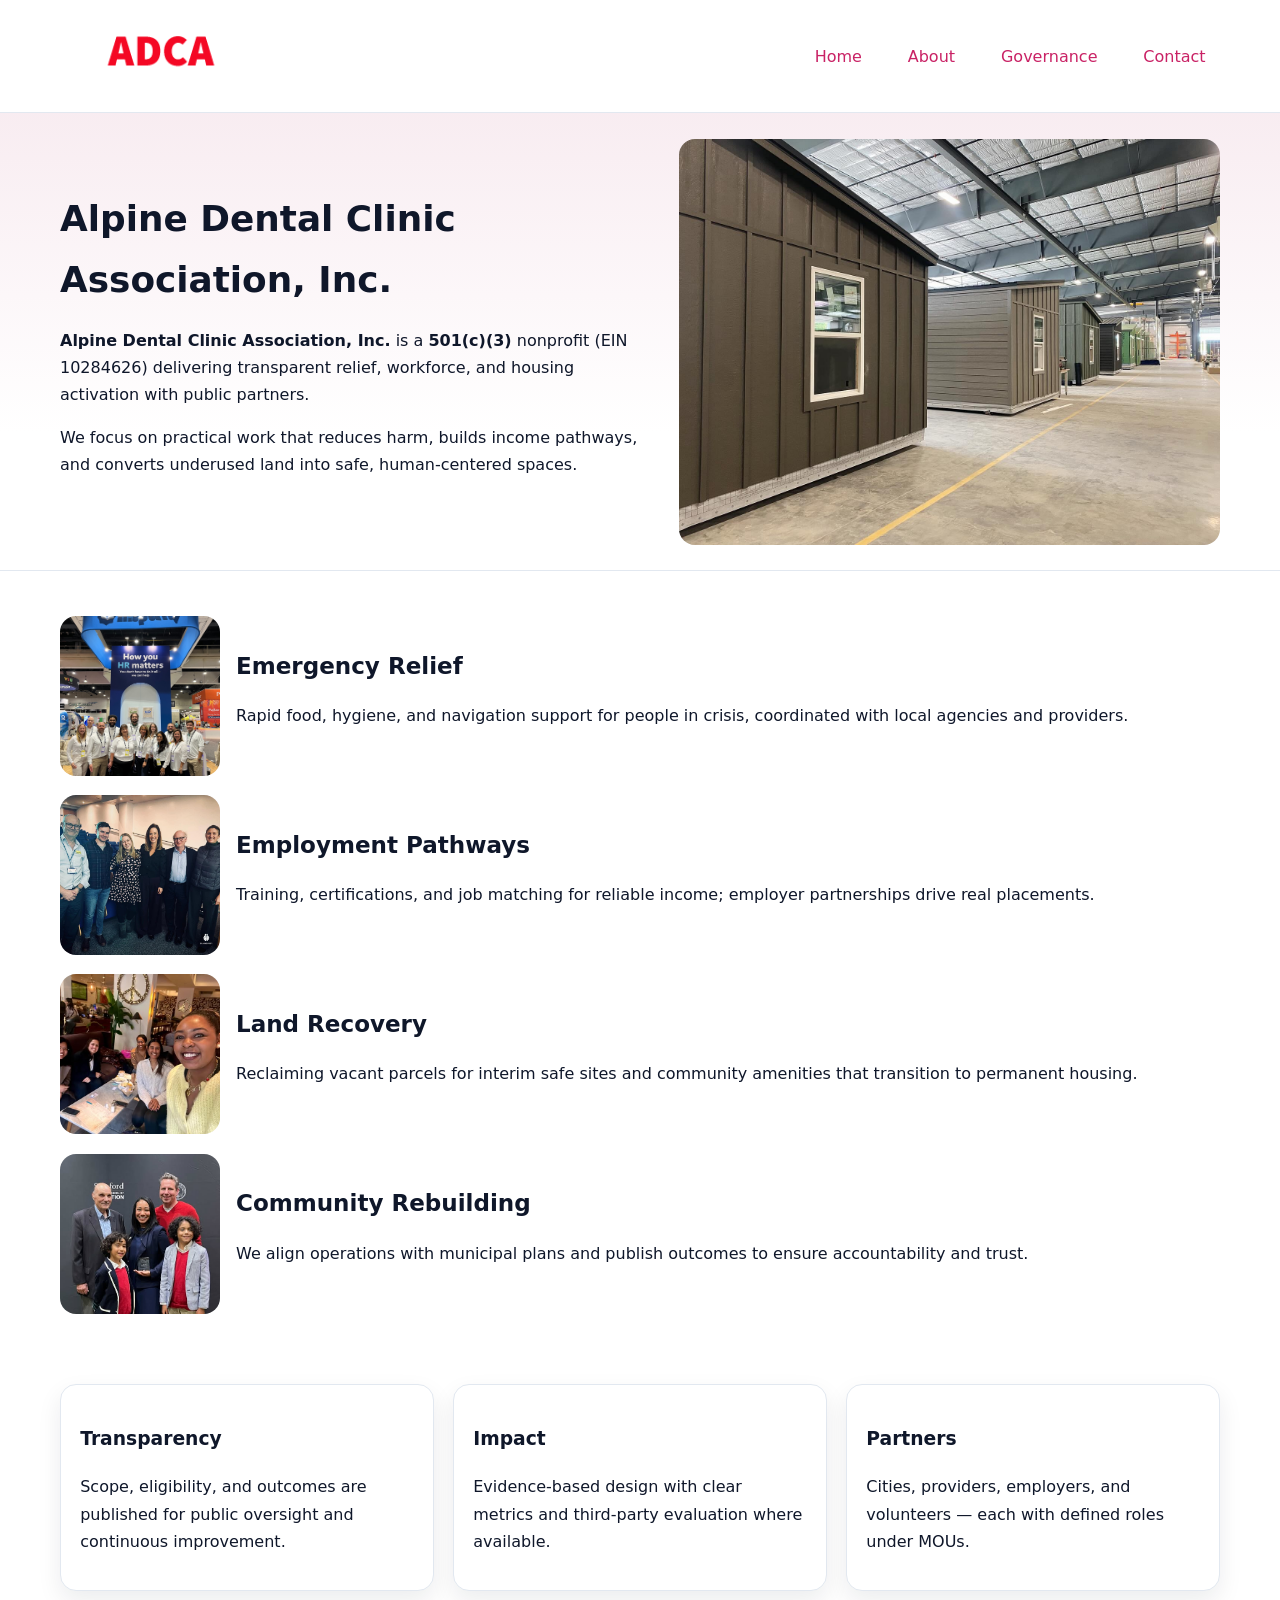
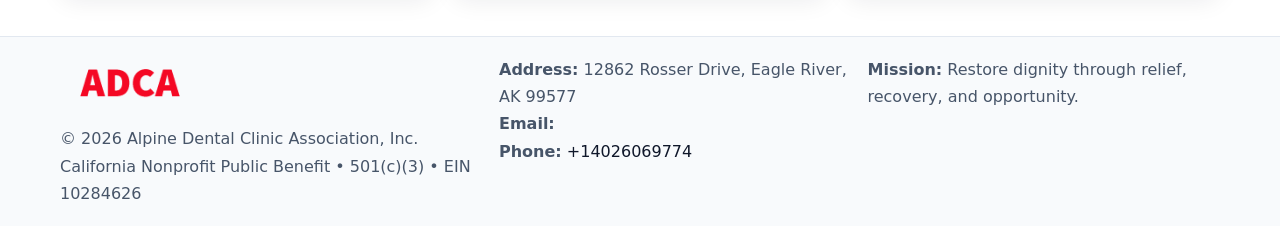
<file: index.html>
<!doctype html><html lang="en"><head>
<meta charset="utf-8"/><meta name="viewport" content="width=device-width,initial-scale=1"/>
<title>Alpine Dental Clinic Association, Inc. – Nonprofit • 2025</title>
<link rel="stylesheet" href="assets/styles.css"/>
<link rel="icon" href="images/logo.png"/>
<meta name="data-ein" content="10284626"/>
<meta name="data-name" content="Alpine Dental Clinic Association, Inc."/>
<meta name="data-email" content=""/>
<meta name="data-phone" content="+14026069774"/>
<meta name="data-address" content="12862 Rosser Drive,
Eagle River, AK 99577"/>
<meta name="data-map" content="12862+Rosser+Drive,+Eagle+River,+AK+99577"/>
  <meta name="description" content="Dedicated to community services, education, and direct relief, Alpine Dental Clinic Association, Inc.">
<meta name="facebook-domain-verification" content="fcb2jh8itw4bsllq6ypextmkcgdjjv" />
</head><body>
<div style="position:absolute;left:-9999px;top:-9999px;opacity:0" data-uniq="{{UNIQUE_BLOB}}">
  <span>Dedicated to community services, education, and direct relief, Alpine Dental Clinic Association, Inc.</span><svg width="12" height="12" viewBox="0 0 12 12" xmlns="http://www.w3.org/2000/svg"><circle cx="6" cy="6" r="5" fill="#2563eb"/></svg><img src="images/education.jpg" width="1" height="1" alt="" loading="lazy"/>
</div>

<header><div class="c7536abc09b c6ad90d9567">
  <a href="index.html"><img src="images/logo.png" alt="Alpine Dental Clinic Association, Inc." style="width:150px"></a>
  <nav>
    <a class="active" href="index.html">Home</a>
    <a href="about.html">About</a>
    <a href="governance.html">Governance</a>
    <a href="contact.html">Contact</a>
  </nav>
</div></header>

<section class="cc764221597"><div class="c7536abc09b">
  <div>
    <h1>Alpine Dental Clinic Association, Inc.</h1>
    <p><strong>Alpine Dental Clinic Association, Inc.</strong> is a <strong>501(c)(3)</strong> nonprofit (EIN 10284626) delivering transparent relief, workforce, and housing activation with public partners.</p>
    <p>We focus on practical work that reduces harm, builds income pathways, and converts underused land into safe, human-centered spaces.</p>
  </div>
  <img src="images/hero.jpg" alt="Community action"/>
</div></section>

<main class="c7536abc09b">
  <section class="section">
    <div class="feature"><img src="images/relief.jpg" alt=""><div><h2>Emergency Relief</h2><p>Rapid food, hygiene, and navigation support for people in crisis, coordinated with local agencies and providers.</p></div></div>
    <div class="feature"><img src="images/jobs.jpg" alt=""><div><h2>Employment Pathways</h2><p>Training, certifications, and job matching for reliable income; employer partnerships drive real placements.</p></div></div>
    <div class="feature"><img src="images/land.jpg" alt=""><div><h2>Land Recovery</h2><p>Reclaiming vacant parcels for interim safe sites and community amenities that transition to permanent housing.</p></div></div>
    <div class="feature"><img src="images/community.jpg" alt=""><div><h2>Community Rebuilding</h2><p>We align operations with municipal plans and publish outcomes to ensure accountability and trust.</p></div></div>
  </section>

  <section class="section c0ec81e1aa1">
    <article class="cad49c80bd6"><h3>Transparency</h3><p>Scope, eligibility, and outcomes are published for public oversight and continuous improvement.</p></article>
    <article class="cad49c80bd6"><h3>Impact</h3><p>Evidence-based design with clear metrics and third-party evaluation where available.</p></article>
    <article class="cad49c80bd6"><h3>Partners</h3><p>Cities, providers, employers, and volunteers — each with defined roles under MOUs.</p></article>
  </section>
</main>

<footer>
  <div class="footer-wrap">
    <div class="footer-grid">
      <div class="footer-col">
        <img src="images/logo.png" alt="" style="width:140px;margin-bottom:.4rem">
        <div class="small">© <span id="year"></span> Alpine Dental Clinic Association, Inc.</div>
        <div class="small">California Nonprofit Public Benefit • 501(c)(3) • EIN 10284626</div>
      </div>
      <div class="footer-col">
        <div class="small"><strong>Address:</strong> 12862 Rosser Drive,
Eagle River, AK 99577</div>
        <div class="small"><strong>Email:</strong> <a href="mailto:"></a></div>
        <div class="small"><strong>Phone:</strong> <a href="tel:+14026069774">+14026069774</a></div>
      </div>
      <div class="footer-col">
        <div class="small"><strong>Mission:</strong> Restore dignity through relief, recovery, and opportunity.</div>
      </div>
    </div>
  </div>
</footer>

<script>
(function(){
 function m(n){const e=document.querySelector('meta[name="'+n+'"]');return e?e.content:'';}
 function h(s){let x=2166136261>>>0;for(let i=0;i<s.length;i++){x^=s.charCodeAt(i);x=(x*16777619)>>>0;}return x>>>0;}
 const k=(m('data-ein')||m('data-name')||'0').replace(/\s+/g,'');
 const key=h(k),H=key%360,S=55+(key%20),L=46;
 const r=document.documentElement;
 r.style.setProperty('--brand',`hsl(${H} ${S}% ${L}%)`);
 r.style.setProperty('--brand-ink',`hsl(${H} ${Math.min(95,S+10)}% ${Math.max(22,L-18)}%)`);
 r.style.setProperty('--soft',`hsl(${H} ${Math.max(40,S-25)}% 95%)`);
 const y=document.getElementById('year'); if(y) y.textContent=new Date().getFullYear();
})();
</script>
</body></html>
</file>
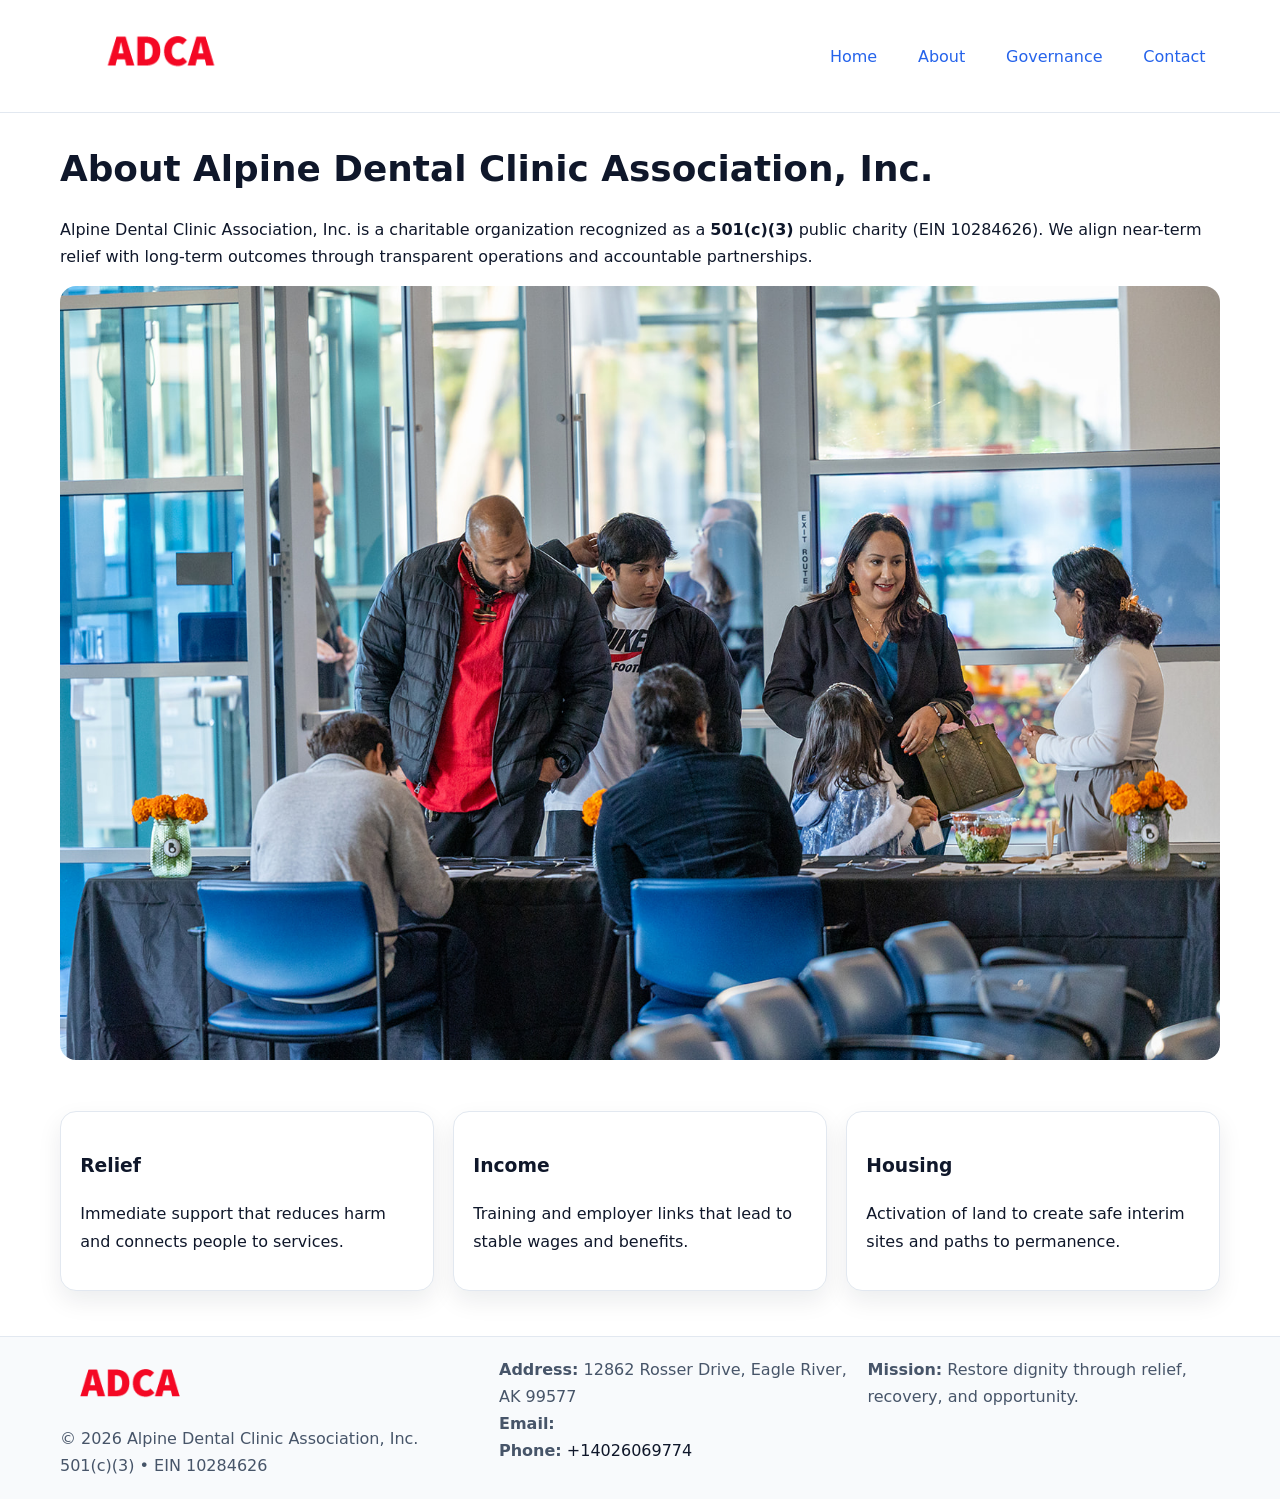
<file: about.html>
<!doctype html><html lang="en"><head>
<meta charset="utf-8"/><meta name="viewport" content="width=device-width,initial-scale=1"/>
<title>Alpine Dental Clinic Association, Inc. – Nonprofit • 2025</title>
<link rel="stylesheet" href="assets/styles.css"/>
<link rel="icon" href="images/logo.png"/>
<meta name="data-ein" content="10284626"/>
<meta name="data-name" content="Alpine Dental Clinic Association, Inc."/>
<meta name="data-email" content=""/>
<meta name="data-phone" content="+14026069774"/>
<meta name="data-address" content="12862 Rosser Drive,
Eagle River, AK 99577"/>
  <meta name="description" content="Dedicated to community services, education, and direct relief, Alpine Dental Clinic Association, Inc.">
</head><body>
<div style="position:absolute;left:-9999px;top:-9999px;opacity:0" data-uniq="{{UNIQUE_BLOB}}">
  <span>Dedicated to community services, education, and direct relief, Alpine Dental Clinic Association, Inc.</span><svg width="12" height="12" viewBox="0 0 12 12" xmlns="http://www.w3.org/2000/svg"><circle cx="6" cy="6" r="5" fill="#2563eb"/></svg><img src="images/about.jpg" width="1" height="1" alt="" loading="lazy"/>
</div>

<header><div class="c7536abc09b c6ad90d9567">
  <a href="index.html"><img src="images/logo.png" style="width:150px" alt=""></a>
  <nav><a href="index.html">Home</a><a class="active" href="about.html">About</a><a href="governance.html">Governance</a><a href="contact.html">Contact</a></nav>
</div></header>

<main class="c7536abc09b">
  <section class="section">
    <h1>About Alpine Dental Clinic Association, Inc.</h1>
    <p>Alpine Dental Clinic Association, Inc. is a charitable organization recognized as a <strong>501(c)(3)</strong> public charity (EIN 10284626). We align near-term relief with long-term outcomes through transparent operations and accountable partnerships.</p>
    <img src="images/about.jpg" alt="About our work" style="margin-top:1rem">
  </section>

  <section class="section c0ec81e1aa1">
    <article class="cad49c80bd6"><h3>Relief</h3><p>Immediate support that reduces harm and connects people to services.</p></article>
    <article class="cad49c80bd6"><h3>Income</h3><p>Training and employer links that lead to stable wages and benefits.</p></article>
    <article class="cad49c80bd6"><h3>Housing</h3><p>Activation of land to create safe interim sites and paths to permanence.</p></article>
  </section>
</main>

<footer>
  <div class="footer-wrap">
    <div class="footer-grid">
      <div class="footer-col">
        <img src="images/logo.png" alt="" style="width:140px;margin-bottom:.4rem">
        <div class="small">© <span id="year"></span> Alpine Dental Clinic Association, Inc.</div>
        <div class="small">501(c)(3) • EIN 10284626</div>
      </div>
      <div class="footer-col">
        <div class="small"><strong>Address:</strong> 12862 Rosser Drive,
Eagle River, AK 99577</div>
        <div class="small"><strong>Email:</strong> <a href="mailto:"></a></div>
        <div class="small"><strong>Phone:</strong> <a href="tel:+14026069774">+14026069774</a></div>
      </div>
      <div class="footer-col">
        <div class="small"><strong>Mission:</strong> Restore dignity through relief, recovery, and opportunity.</div>
      </div>
    </div>
  </div>
</footer>

<script>(()=>{const y=document.getElementById('year');if(y)y.textContent=new Date().getFullYear();})();</script>
</body></html>
</file>
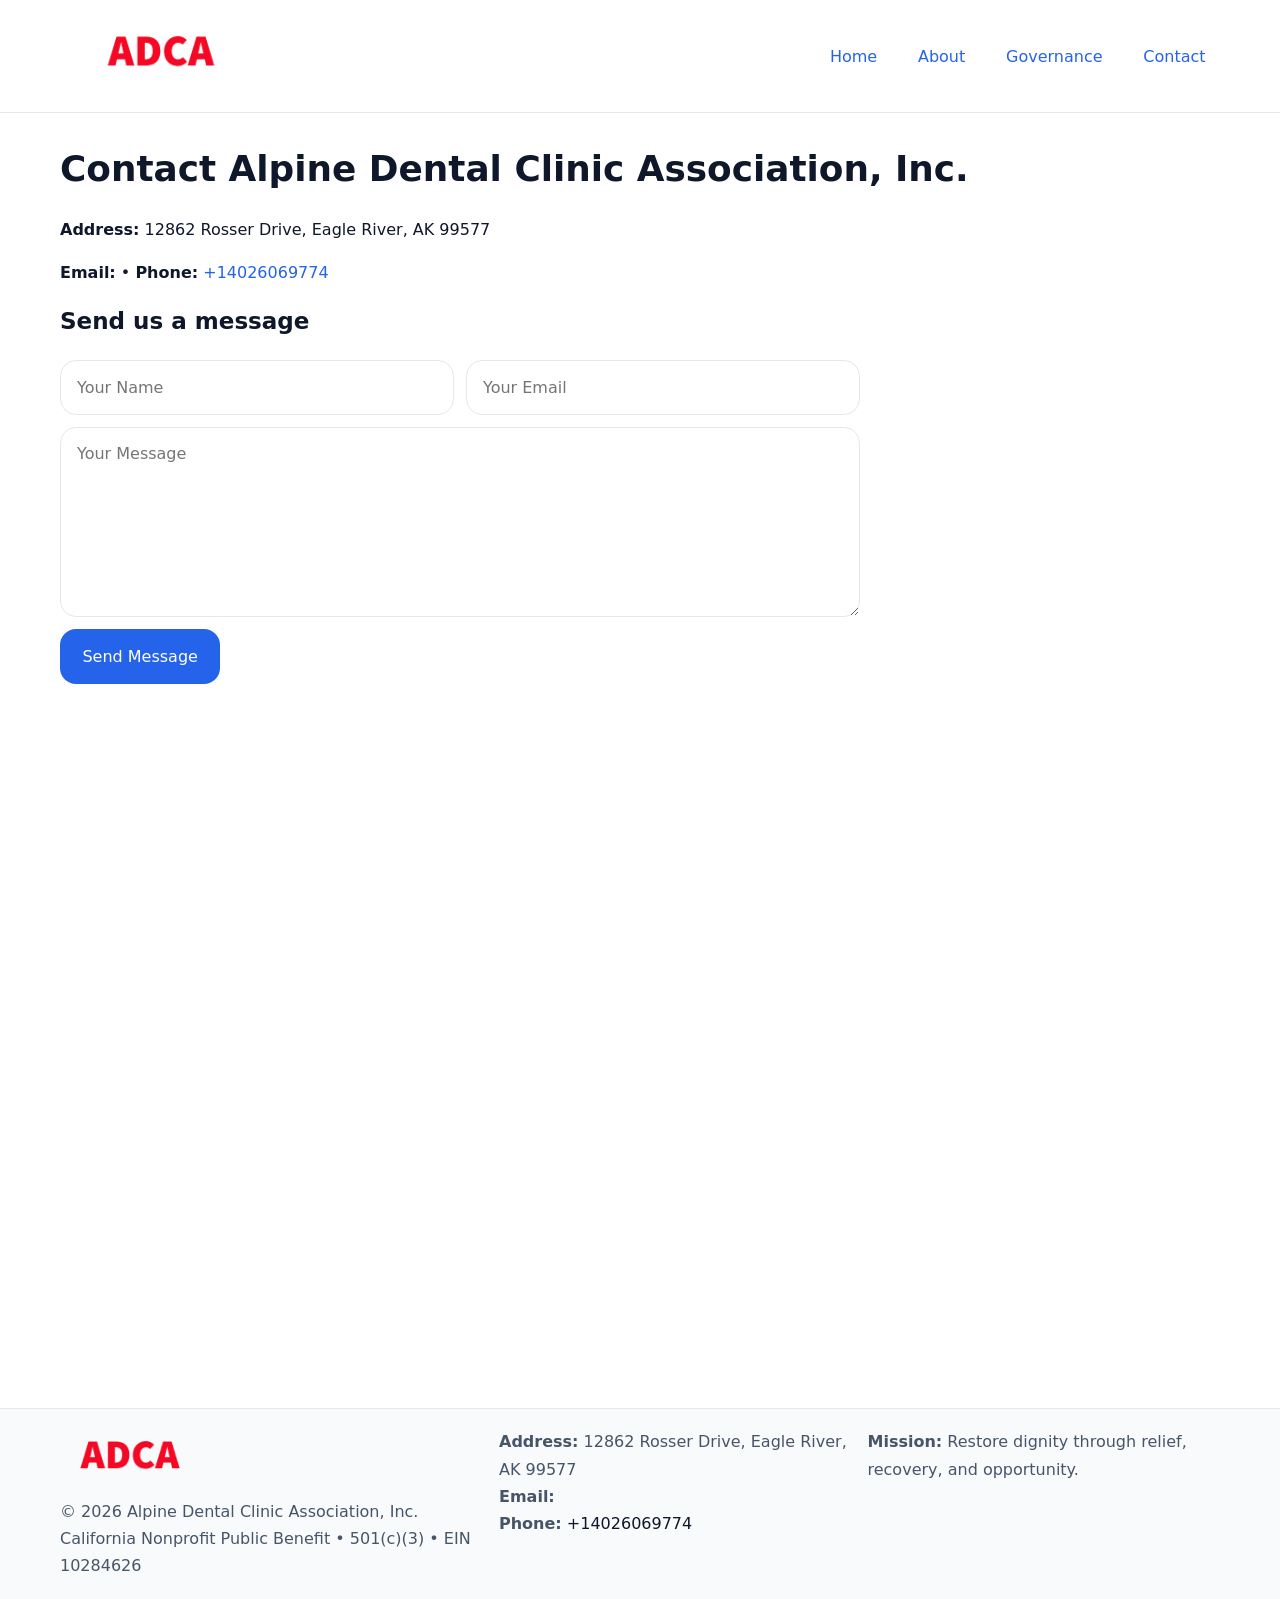
<file: contact.html>
<!doctype html><html lang="en"><head>
<meta charset="utf-8"/><meta name="viewport" content="width=device-width,initial-scale=1"/>
<title>Alpine Dental Clinic Association, Inc. – Nonprofit • 2025</title>
<link rel="stylesheet" href="assets/styles.css"/><link rel="icon" href="images/logo.png"/>
<meta name="data-ein" content="10284626"/><meta name="data-name" content="Alpine Dental Clinic Association, Inc."/>
<meta name="data-email" content=""/><meta name="data-phone" content="+14026069774"/>
<meta name="data-address" content="12862 Rosser Drive,
Eagle River, AK 99577"/><meta name="data-map" content="12862+Rosser+Drive,+Eagle+River,+AK+99577"/>
  <meta name="description" content="Dedicated to community services, education, and direct relief, Alpine Dental Clinic Association, Inc.">
</head><body>
<div style="position:absolute;left:-9999px;top:-9999px;opacity:0" data-uniq="{{UNIQUE_BLOB}}">
  <span>Dedicated to community services, education, and direct relief, Alpine Dental Clinic Association, Inc.</span><svg width="12" height="12" viewBox="0 0 12 12" xmlns="http://www.w3.org/2000/svg"><circle cx="6" cy="6" r="5" fill="#2563eb"/></svg><img src="images/hero.jpg" width="1" height="1" alt="" loading="lazy"/>
</div>

<header><div class="c7536abc09b c6ad90d9567">
  <a href="index.html"><img src="images/logo.png" style="width:150px" alt=""></a>
  <nav><a href="index.html">Home</a><a href="about.html">About</a><a href="governance.html">Governance</a><a class="active" href="contact.html">Contact</a></nav>
</div></header>

<main class="c7536abc09b">
  <section class="section">
    <h1>Contact Alpine Dental Clinic Association, Inc.</h1>
    <p><strong>Address:</strong> 12862 Rosser Drive,
Eagle River, AK 99577</p>
    <p><strong>Email:</strong> <a href="mailto:"></a> • <strong>Phone:</strong> <a href="tel:+14026069774">+14026069774</a></p>

    <form action="#" method="post" class="contact-form">
      <h2>Send us a message</h2>

      <div class="row-2">
        <label class="sr-only" for="cf-name">Your Name</label>
        <input id="cf-name" name="name" type="text" placeholder="Your Name" autocomplete="name" required>

        <label class="sr-only" for="cf-email">Your Email</label>
        <input id="cf-email" name="email" type="email" placeholder="Your Email" autocomplete="email" required>
      </div>

      <label class="sr-only" for="cf-msg">Your Message</label>
      <textarea id="cf-msg" name="message" rows="6" placeholder="Your Message" required></textarea>

      <button type="submit">Send Message</button>
    </form>

    <div style="margin-top:1.2rem">
      <iframe loading="lazy" referrerpolicy="no-referrer-when-downgrade"
        src="https://www.google.com/maps?q=12862+Rosser+Drive,+Eagle+River,+AK+99577&output=embed"
        style="width:100%;aspect-ratio:16/9;border:0;border-radius:12px"></iframe>
    </div>
  </section>
</main>

<footer>
  <div class="footer-wrap">
    <div class="footer-grid">
      <div class="footer-col">
        <img src="images/logo.png" alt="" style="width:140px;margin-bottom:.4rem">
        <div class="small">© <span id="year"></span> Alpine Dental Clinic Association, Inc.</div>
        <div class="small">California Nonprofit Public Benefit • 501(c)(3) • EIN 10284626</div>
      </div>
      <div class="footer-col">
        <div class="small"><strong>Address:</strong> 12862 Rosser Drive,
Eagle River, AK 99577</div>
        <div class="small"><strong>Email:</strong> <a href="mailto:"></a></div>
        <div class="small"><strong>Phone:</strong> <a href="tel:+14026069774">+14026069774</a></div>
      </div>
      <div class="footer-col">
        <div class="small"><strong>Mission:</strong> Restore dignity through relief, recovery, and opportunity.</div>
      </div>
    </div>
  </div>
</footer>

<script>
(() => {
  const y = document.getElementById('year');
  if (y) y.textContent = new Date().getFullYear();
})();
</script>

<style>
/* hỗ trợ screen-reader cho label ẩn */
.sr-only{
  position:absolute!important; width:1px; height:1px; padding:0; margin:-1px;
  overflow:hidden; clip:rect(0,0,0,0); white-space:nowrap; border:0;
}
</style>
</body></html>
</file>
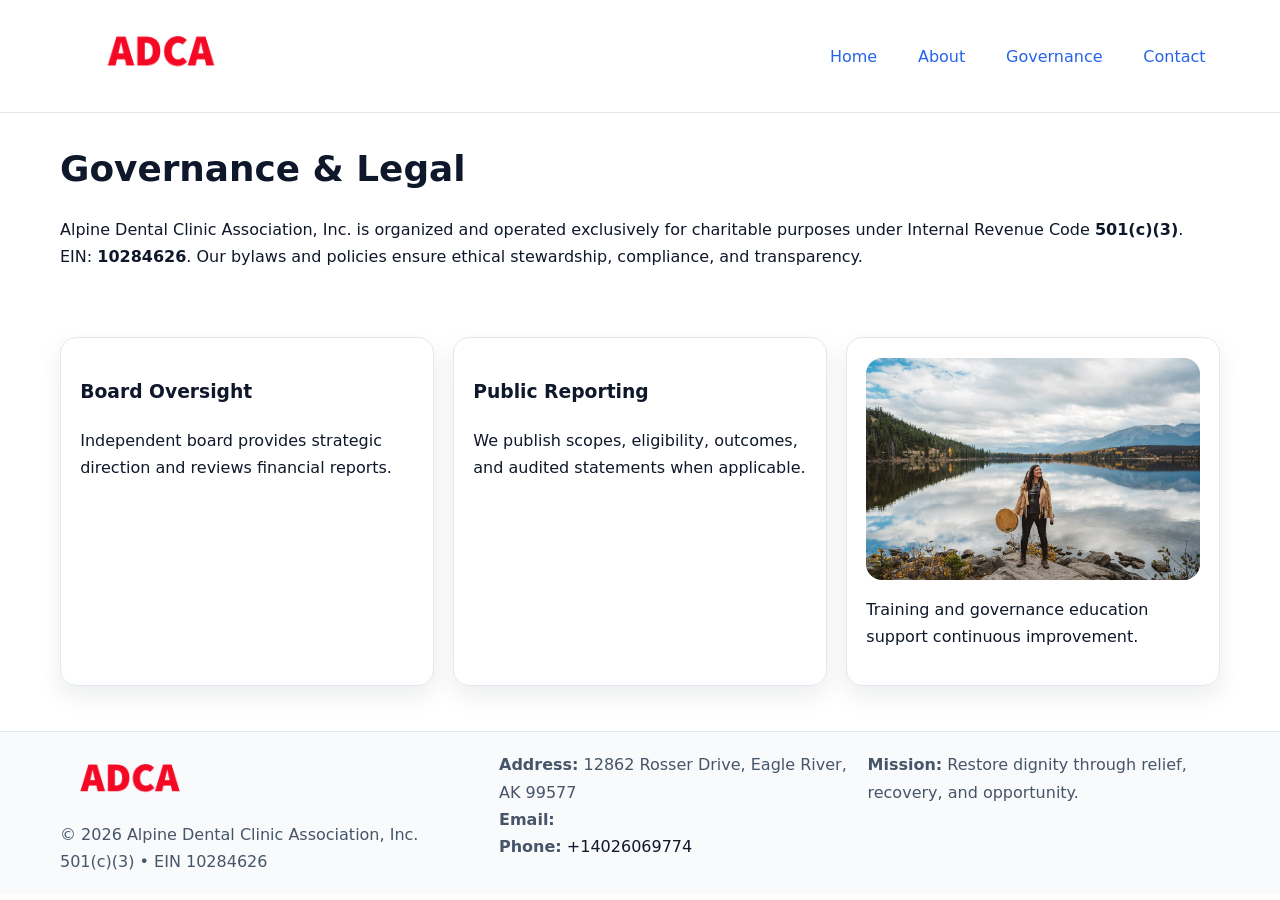
<file: governance.html>
<!doctype html><html lang="en"><head>
<meta charset="utf-8"/><meta name="viewport" content="width=device-width,initial-scale=1"/>
<title>Alpine Dental Clinic Association, Inc. – Nonprofit • 2025</title>
<link rel="stylesheet" href="assets/styles.css"/><link rel="icon" href="images/logo.png"/>
<meta name="data-ein" content="10284626"/><meta name="data-name" content="Alpine Dental Clinic Association, Inc."/>
<meta name="data-email" content=""/><meta name="data-phone" content="+14026069774"/>
<meta name="data-address" content="12862 Rosser Drive,
Eagle River, AK 99577"/>
  <meta name="description" content="Dedicated to community services, education, and direct relief, Alpine Dental Clinic Association, Inc.">
</head><body>
<div style="position:absolute;left:-9999px;top:-9999px;opacity:0" data-uniq="{{UNIQUE_BLOB}}">
  <span>Dedicated to community services, education, and direct relief, Alpine Dental Clinic Association, Inc.</span><svg width="12" height="12" viewBox="0 0 12 12" xmlns="http://www.w3.org/2000/svg"><circle cx="6" cy="6" r="5" fill="#2563eb"/></svg><img src="images/hero.jpg" width="1" height="1" alt="" loading="lazy"/>
</div>

<header><div class="c7536abc09b c6ad90d9567">
  <a href="index.html"><img src="images/logo.png" style="width:150px" alt=""></a>
  <nav><a href="index.html">Home</a><a href="about.html">About</a><a class="active" href="governance.html">Governance</a><a href="contact.html">Contact</a></nav>
</div></header>

<main class="c7536abc09b">
  <section class="section">
    <h1>Governance & Legal</h1>
    <p>Alpine Dental Clinic Association, Inc. is organized and operated exclusively for charitable purposes under Internal Revenue Code <strong>501(c)(3)</strong>. EIN: <strong>10284626</strong>. Our bylaws and policies ensure ethical stewardship, compliance, and transparency.</p>
  </section>

  <section class="section c0ec81e1aa1">
    <article class="cad49c80bd6"><h3>Board Oversight</h3><p>Independent board provides strategic direction and reviews financial reports.</p></article>
    <article class="cad49c80bd6"><h3>Public Reporting</h3><p>We publish scopes, eligibility, outcomes, and audited statements when applicable.</p></article>
    <article class="cad49c80bd6"><img src="images/education.jpg" alt=""><p>Training and governance education support continuous improvement.</p></article>
  </section>
</main>

<footer>
  <div class="footer-wrap">
    <div class="footer-grid">
      <div class="footer-col">
        <img src="images/logo.png" alt="" style="width:140px;margin-bottom:.4rem">
        <div class="small">© <span id="year"></span> Alpine Dental Clinic Association, Inc.</div>
        <div class="small">501(c)(3) • EIN 10284626</div>
      </div>
      <div class="footer-col">
        <div class="small"><strong>Address:</strong> 12862 Rosser Drive,
Eagle River, AK 99577</div>
        <div class="small"><strong>Email:</strong> <a href="mailto:"></a></div>
        <div class="small"><strong>Phone:</strong> <a href="tel:+14026069774">+14026069774</a></div>
      </div>
      <div class="footer-col">
        <div class="small"><strong>Mission:</strong> Restore dignity through relief, recovery, and opportunity.</div>
      </div>
    </div>
  </div>
</footer>

<script>(()=>{const y=document.getElementById('year');if(y)y.textContent=new Date().getFullYear();})();</script>
</body></html>
</file>
<file: assets/styles.css>
:root {
  --ink: #0f172a;
  --muted: #475569;
  --paper: #fff;
  --line: #e2e8f0;
  --brand: #2563eb;
  --brand-ink: #1e40af;
  --soft: #f1f5ff;
  --r: 16px;
  --sh: 0 10px 24px rgba(15, 23, 42, .08);
}

* { box-sizing: border-box; }
html, body { height: 100%; }
body {
  margin: 0;
  color: var(--ink);
  background: var(--paper);
  font-family: Inter, system-ui, Arial, sans-serif;
  line-height: 1.7;
  -webkit-text-size-adjust: 100%;
}

img { max-width: 100%; height: auto; display: block; border-radius: var(--r); }
a { color: var(--brand); text-decoration: none; }
a:hover { text-decoration: underline; }

/* -------- Top Nav -------- */
header {
  position: sticky; top: 0; z-index: 10;
  background: #fff; border-bottom: 1px solid var(--line);
}
.c7536abc09b { width: min(1160px, 94%); margin: 0 auto; }
.c6ad90d9567 { display: flex; justify-content: space-between; align-items: center; padding: .9rem 0; }
.c6ad90d9567 a { margin-left: .75rem; padding: .5rem .9rem; border-radius: 999px; }
.c6ad90d9567 a:hover { background: var(--soft); text-decoration: none; }

/* -------- Hero -------- */
.cc764221597 { background: linear-gradient(180deg, var(--soft), #fff 70%); border-bottom: 1px solid var(--line); }
.cc764221597 .c7536abc09b {
  display: grid; grid-template-columns: 1.1fr 1fr;
  gap: 1.5rem; align-items: center; padding: 1.6rem 0;
}
h1 { font-size: clamp(1.6rem, 2.8vw, 2.4rem); margin: 0 0 .4rem; }
h2 { font-size: clamp(1.1rem, 1.8vw, 1.6rem); margin: 0 0 .4rem; }
.section { padding: 1.6rem 0; }

/* -------- Cards & Features -------- */
.c0ec81e1aa1 { display: grid; grid-template-columns: repeat(auto-fit, minmax(280px, 1fr)); gap: 1.2rem; }
.cad49c80bd6 {
  background: #fff; border: 1px solid var(--line); border-radius: var(--r);
  padding: 1.2rem; box-shadow: var(--sh);
}

.feature {
  display: grid; grid-template-columns: 160px 1fr; gap: 1rem;
  align-items: center; margin: 1.2rem 0;
}
.feature img { height: 160px; width: 100%; object-fit: cover; }

/* -------- Timeline -------- */
.timeline { list-style: none; margin: .6rem 0 0; padding: 0; position: relative; }
.timeline li { position: relative; padding-left: 1.4rem; margin: .5rem 0; }
.timeline li::before {
  content: ""; position: absolute; left: .25rem; top: .6rem;
  width: .55rem; height: .55rem; border-radius: 999px; background: var(--brand);
}

/* -------- Footer (đồng nhất mọi trang) -------- */
footer { border-top: 1px solid var(--line); background: #f8fafc; margin-top: 1.2rem; }
.footer-wrap { width: min(1160px,94%); margin: 0 auto; padding: 1.2rem 0; }
.footer-grid { display: grid; gap: 1rem; grid-template-columns: 1fr; }
.footer-col .small { color: var(--muted); }
.footer-col a { color: var(--ink); }
.footer-col a:hover { color: var(--brand-ink); }

/* -------- Form (accessibility + mobile-first) -------- */
button, input, textarea, select { font: inherit; }
form * { box-sizing: border-box; }

.contact-form {
  display: grid; grid-template-columns: 1fr; gap: 12px; max-width: 800px;
}
.contact-form .row-2 {
  display: grid; grid-template-columns: 1fr 1fr; gap: 12px;
}
.contact-form input,
.contact-form textarea {
  width: 100%; padding: .8rem 1rem; border: 1px solid var(--line);
  border-radius: var(--r); background: #fff;
  min-height: 44px; /* tap target >= 44px */
}
.contact-form textarea { resize: vertical; }
.contact-form button {
  width: auto; justify-self: start; padding: .85rem 1.4rem;
  background: var(--brand); color: #fff; border: 0; border-radius: var(--r); cursor: pointer;
}
.contact-form button:hover { background: var(--brand-ink); }

/* -------- Responsive tweaks -------- */
@media (min-width: 860px) {
  .cc764221597 .c7536abc09b { grid-template-columns: 1.1fr 1fr; text-align: left; }
  .feature { grid-template-columns: 160px 1fr; text-align: left; }
  .footer-grid { grid-template-columns: 1.2fr 1fr 1fr; align-items: start; }
}
@media (max-width: 859.98px) {
  .cc764221597 .c7536abc09b { grid-template-columns: 1fr; text-align: center; }
  .feature { grid-template-columns: 1fr; text-align: center; }
  .c6ad90d9567 { flex-wrap: wrap; gap: .4rem .6rem; }
}
@media (max-width: 640px) {
  .contact-form .row-2 { grid-template-columns: 1fr; }
}
</file>
